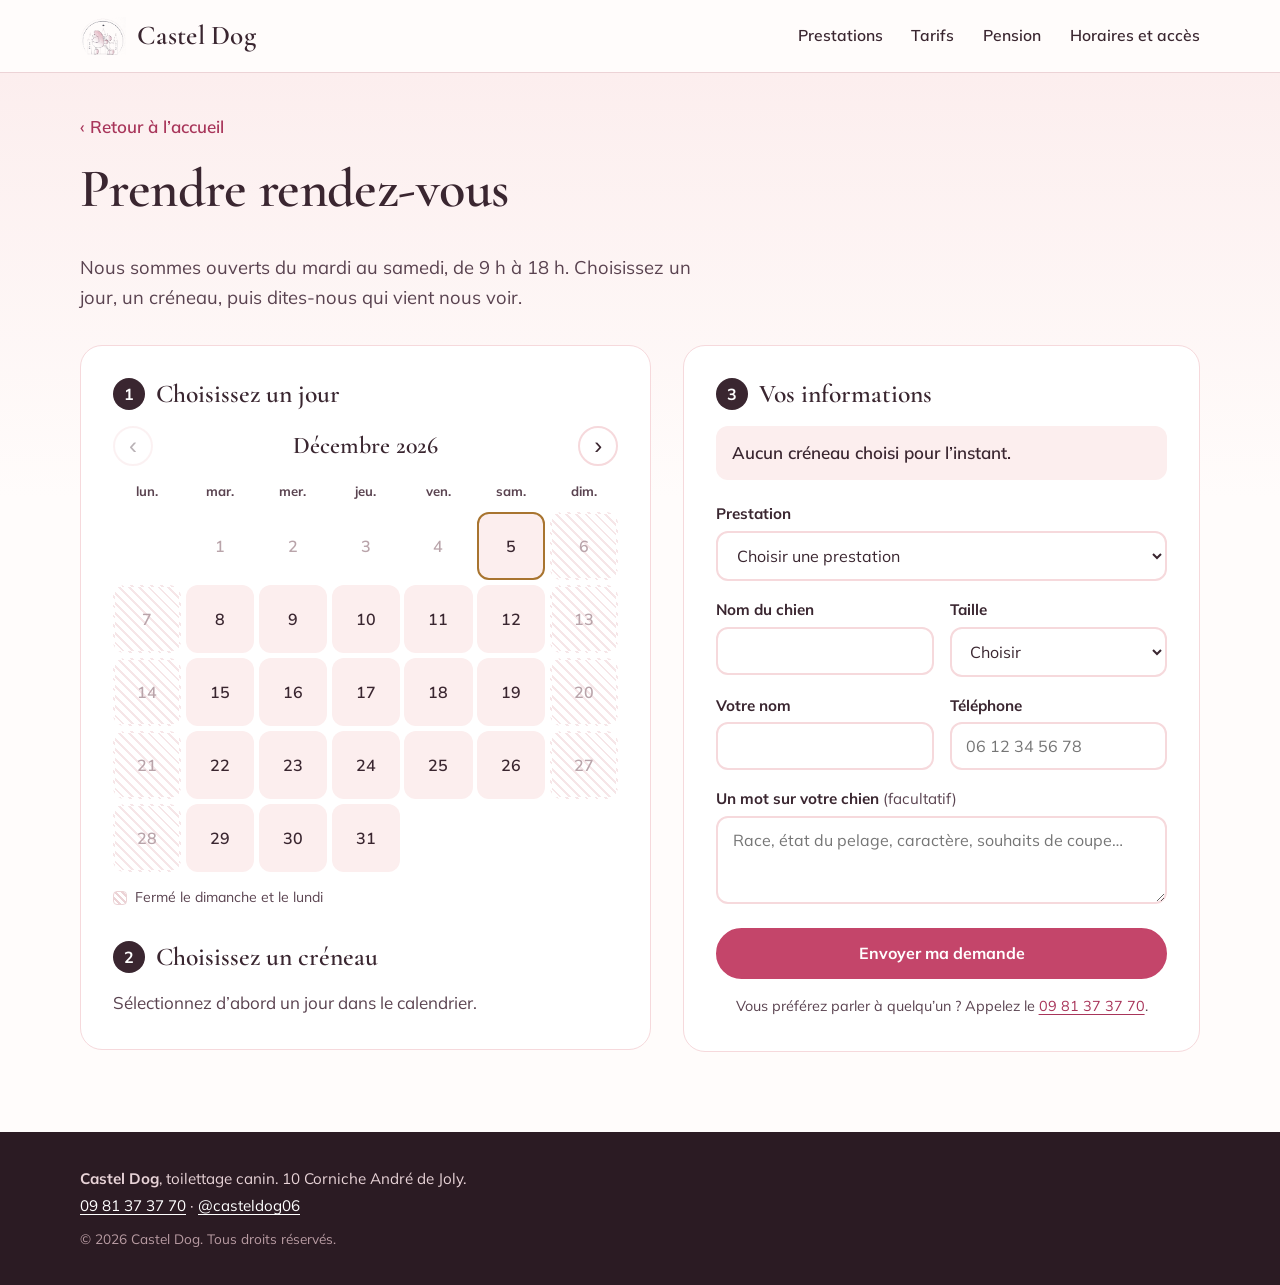
<file: rendez-vous.html>
<!DOCTYPE html>
<html lang="fr">
<head>
  <meta charset="UTF-8">
  <meta name="viewport" content="width=device-width, initial-scale=1">
  <title>Prendre rendez-vous – Castel Dog</title>
  <meta name="description" content="Réservez un créneau de toilettage ou de pension canine chez Castel Dog.">
  <link rel="preconnect" href="https://fonts.googleapis.com">
  <link rel="preconnect" href="https://fonts.gstatic.com" crossorigin>
  <link href="https://fonts.googleapis.com/css2?family=Cormorant+Garamond:ital,wght@0,500;0,600;1,500&family=Mulish:wght@400;600;700&family=Pinyon+Script&display=swap" rel="stylesheet">
  <link rel="icon" href="images/logo.png">
  <link rel="stylesheet" href="style.css">
  <script>document.documentElement.classList.add('js');</script>
</head>
<body class="page-rdv">

  <a class="skip" href="#contenu">Aller au contenu</a>

  <header class="site-header">
    <div class="wrap header-inner">
      <a class="brand" href="index.html" aria-label="Castel Dog, accueil">
        <img src="images/logo.png" alt="" width="46" height="40">
        <span class="brand-name">Castel Dog</span>
      </a>
      <button class="nav-toggle" aria-expanded="false" aria-controls="menu">Menu</button>
      <nav id="menu" class="nav" aria-label="Navigation principale">
        <a href="index.html#prestations">Prestations</a>
        <a href="index.html#tarifs">Tarifs</a>
        <a href="index.html#pension">Pension</a>
        <a href="index.html#infos">Horaires et accès</a>
      </nav>
    </div>
  </header>

  <main id="contenu" class="rdv">
    <div class="wrap">
      <a class="back" href="index.html">Retour à l’accueil</a>
      <h1>Prendre rendez-vous</h1>
      <p class="lead">Nous sommes ouverts du mardi au samedi, de 9 h à 18 h. Choisissez un jour, un créneau, puis dites-nous qui vient nous voir.</p>

      <div class="rdv-grid">

        <!-- Étape 1 : jour -->
        <section class="calendar-card" aria-labelledby="cal-title">
          <h2 class="step-title"><span class="step-n">1</span> Choisissez un jour</h2>
          <div class="cal-head">
            <button type="button" id="cal-prev" class="cal-nav" aria-label="Mois précédent">&lsaquo;</button>
            <h3 id="cal-title" aria-live="polite">Mois</h3>
            <button type="button" id="cal-next" class="cal-nav" aria-label="Mois suivant">&rsaquo;</button>
          </div>
          <div id="calendar" class="calendar" role="group" aria-labelledby="cal-title"></div>
          <p class="legend"><span class="dot dot-closed"></span> Fermé le dimanche et le lundi</p>

          <h2 class="step-title"><span class="step-n">2</span> Choisissez un créneau</h2>
          <div id="slots" class="slots" aria-live="polite">
            <p class="empty">Sélectionnez d’abord un jour dans le calendrier.</p>
          </div>
        </section>

        <!-- Étape 3 : coordonnées -->
        <section class="form-card" aria-labelledby="form-title">
          <h2 id="form-title" class="step-title"><span class="step-n">3</span> Vos informations</h2>

          <p id="summary" class="summary">Aucun créneau choisi pour l’instant.</p>

          <form id="rdv-form" novalidate>
            <div class="field">
              <label for="prestation">Prestation</label>
              <select id="prestation" name="prestation" required>
                <option value="">Choisir une prestation</option>
                <option value="toilettage">Toilettage complet</option>
                <option value="bain">Bain et séchage</option>
                <option value="epilation">Épilation</option>
                <option value="griffes">Coupe des griffes</option>
                <option value="oreilles">Nettoyage des oreilles</option>
                <option value="chiot">Toilettage pour chiots</option>
                <option value="pension">Pension canine (jour d’arrivée)</option>
              </select>
            </div>

            <div class="field-row">
              <div class="field">
                <label for="chien">Nom du chien</label>
                <input id="chien" name="chien" type="text" autocomplete="off" required>
              </div>
              <div class="field">
                <label for="taille">Taille</label>
                <select id="taille" name="taille" required>
                  <option value="">Choisir</option>
                  <option value="petit">Petit, jusqu’à 8 kg</option>
                  <option value="moyen">Moyen, 8 à 18 kg</option>
                  <option value="grand">Grand, 18 à 30 kg</option>
                </select>
              </div>
            </div>

            <div class="field-row">
              <div class="field">
                <label for="nom">Votre nom</label>
                <input id="nom" name="nom" type="text" autocomplete="name" required>
              </div>
              <div class="field">
                <label for="tel">Téléphone</label>
                <input id="tel" name="tel" type="tel" autocomplete="tel" inputmode="tel" placeholder="06 12 34 56 78" required>
              </div>
            </div>

            <div class="field">
              <label for="message">Un mot sur votre chien <span class="opt">(facultatif)</span></label>
              <textarea id="message" name="message" rows="3" placeholder="Race, état du pelage, caractère, souhaits de coupe…"></textarea>
            </div>

            <p id="form-error" class="form-error" role="alert" hidden></p>
            <button type="submit" class="btn btn-block">Envoyer ma demande</button>
            <p class="fine">Vous préférez parler à quelqu’un ? Appelez le <a href="tel:+33981373770">09 81 37 37 70</a>.</p>
          </form>

          <div id="confirmation" class="confirmation" hidden tabindex="-1">
            <img src="images/logo.png" alt="" width="90" height="77">
            <h3>Demande envoyée</h3>
            <p id="confirm-text"></p>
            <p class="fine">Nous vous confirmons le rendez-vous par téléphone.</p>
            <button type="button" id="new-rdv" class="btn btn-ghost">Faire une autre demande</button>
          </div>
        </section>
      </div>
    </div>
  </main>

  <footer class="site-footer">
    <div class="wrap footer-inner">
      <p><strong>Castel Dog</strong>, toilettage canin. 10 Corniche André de Joly.</p>
      <p><a href="tel:+33981373770">09 81 37 37 70</a> · <a href="https://www.instagram.com/casteldog06/" target="_blank" rel="noopener">@casteldog06</a></p>
      <p class="small">© <span id="year">2026</span> Castel Dog. Tous droits réservés.</p>
    </div>
  </footer>

  <script src="script.js"></script>
</body>
</html>
</file>
<file: style.css>
/* ==========================================================
   Castel Dog – feuille de style
   Palette tirée du logo et des affiches : rose poudré, or, prune
   ========================================================== */

:root {
  --paper:   #fffcfb;
  --blush:   #fceeee;
  --blush-2: #f6d9dc;
  --rose:    #e48b95;
  --berry:   #c4456a;   /* boutons, contraste suffisant avec du blanc */
  --berry-d: #a8355a;
  --gold:    #a8742f;
  --plum:    #3a2630;
  --plum-2:  #5a4350;
  --line:    #ecd3d6;

  --font-display: "Cormorant Garamond", Georgia, serif;
  --font-body:    "Mulish", system-ui, sans-serif;
  --font-script:  "Pinyon Script", "Brush Script MT", cursive;

  --wrap: 1120px;
  --radius-arch: 999px 999px 18px 18px;
}

*, *::before, *::after { box-sizing: border-box; }

html { scroll-behavior: smooth; scroll-padding-top: 84px; }

body {
  margin: 0;
  background: var(--paper);
  color: var(--plum);
  font-family: var(--font-body);
  font-size: 1.0625rem;
  line-height: 1.65;
  -webkit-font-smoothing: antialiased;
}

img { max-width: 100%; height: auto; display: block; }

a { color: var(--berry-d); text-underline-offset: 3px; }
a:hover { color: var(--plum); }

:focus-visible { outline: 3px solid var(--gold); outline-offset: 3px; border-radius: 4px; }

.wrap { width: min(100% - 2.5rem, var(--wrap)); margin-inline: auto; }

.skip {
  position: absolute; left: -999px; top: 0;
  background: var(--plum); color: #fff; padding: .6rem 1rem; z-index: 100;
}
.skip:focus { left: 1rem; top: 1rem; }

/* ---------- Typographie ---------- */
h1, h2, h3 { font-family: var(--font-display); font-weight: 600; line-height: 1.1; margin: 0 0 .6em; color: var(--plum); }
h1 { font-size: clamp(2.6rem, 5.6vw, 4.4rem); letter-spacing: -0.01em; }
h2 { font-size: clamp(2rem, 3.6vw, 2.9rem); }
h3 { font-size: 1.5rem; }
p  { margin: 0 0 1em; }
.lead { font-size: 1.15rem; color: var(--plum-2); max-width: 34em; }
.script { font-family: var(--font-script); color: var(--gold); font-size: 1.75rem; line-height: 1.2; margin-bottom: .4rem; }

/* ---------- Boutons ---------- */
.btn {
  display: inline-block;
  background: var(--berry); color: #fff;
  border: 2px solid var(--berry);
  padding: .85rem 1.7rem; border-radius: 999px;
  font: 700 1rem/1.2 var(--font-body);
  text-decoration: none; cursor: pointer;
  transition: background .2s, color .2s, transform .15s;
}
.btn:hover { background: var(--berry-d); border-color: var(--berry-d); color: #fff; }
.btn:active { transform: translateY(1px); }
.btn-small { padding: .55rem 1.2rem; font-size: .95rem; }
.btn-block { width: 100%; text-align: center; }
.btn-light { background: #fff; color: var(--plum); border-color: #fff; }
.btn-light:hover { background: var(--blush-2); border-color: var(--blush-2); color: var(--plum); }
.btn-ghost { background: transparent; color: var(--berry-d); }
.btn-ghost:hover { background: var(--blush); color: var(--berry-d); }
.link { font-weight: 700; margin-left: 1.2rem; color: var(--plum); }

/* ---------- En-tête ---------- */
.site-header {
  position: sticky; top: 0; z-index: 50;
  background: rgba(255, 252, 251, .94);
  backdrop-filter: blur(8px);
  border-bottom: 1px solid var(--line);
}
.header-inner { display: flex; align-items: center; justify-content: space-between; gap: 1rem; min-height: 72px; }
.brand { display: flex; align-items: center; gap: .7rem; text-decoration: none; color: var(--plum); }
.brand img { width: 46px; height: auto; }
.brand-name { font-family: var(--font-display); font-size: 1.7rem; font-weight: 600; letter-spacing: .01em; }

.nav { display: flex; align-items: center; gap: 1.8rem; }
.nav a:not(.btn) { color: var(--plum); text-decoration: none; font-weight: 600; font-size: .98rem; }
.nav a:not(.btn):hover { color: var(--berry); text-decoration: underline; text-underline-offset: 6px; }

.nav-toggle {
  display: none;
  background: none; border: 2px solid var(--line); border-radius: 999px;
  padding: .45rem 1rem; font: 700 .95rem var(--font-body); color: var(--plum); cursor: pointer;
}

/* ---------- Arches (écho de la coupole du logo) ---------- */
.arch { border-radius: var(--radius-arch); overflow: hidden; margin: 0; }
.arch-blush { background: var(--blush); border: 2px solid var(--blush-2); }
.arch-blush img { mix-blend-mode: multiply; width: 100%; height: 100%; object-fit: cover; }
.arch-photo { border: 2px solid var(--blush-2); }
.arch-photo img { width: 100%; aspect-ratio: 3 / 4; object-fit: cover; object-position: center 20%; }

/* ---------- Hero ---------- */
.hero { padding: clamp(2.5rem, 6vw, 5rem) 0 clamp(3rem, 6vw, 5.5rem); background: linear-gradient(180deg, var(--paper), var(--blush) 140%); }
.hero-grid { display: grid; grid-template-columns: 1.15fr .85fr; gap: clamp(2rem, 5vw, 4.5rem); align-items: center; }
.hero-actions { display: flex; align-items: center; flex-wrap: wrap; gap: .5rem; margin: 1.8rem 0 2.2rem; }

.offer {
  display: inline-flex; align-items: center; gap: 1rem;
  border: 1.5px dashed var(--gold); border-radius: 14px;
  padding: .8rem 1.3rem; background: #fff;
}
.offer strong { font-family: var(--font-display); font-size: 2.6rem; line-height: 1; color: var(--berry); }
.offer span { font-size: .98rem; line-height: 1.4; }
.offer small { color: var(--plum-2); }

.hero-art { position: relative; max-width: 420px; justify-self: center; width: 100%; }
.hero-art .arch { aspect-ratio: 3 / 4.2; }
.hero-art .arch img { object-fit: cover; padding: 8% 6% 4%; transform: scale(1.15); }
.stamp { position: absolute; width: 112px; right: -22px; bottom: -26px; background: var(--paper); border-radius: 50%; padding: 10px; border: 2px solid var(--blush-2); }

/* ---------- Sections ---------- */
.section { padding: clamp(3.5rem, 7vw, 6rem) 0; }
.section-blush { background: var(--blush); }
.section-plum  { background: var(--plum); color: #f7e8ea; }
.section-plum h2, .section-plum h3 { color: #fff; }
.section-plum a:not(.btn) { color: #fff; }
.section-plum a:not(.btn):hover { color: var(--blush-2); }

/* Prestations */
.services {
  list-style: none; margin: 1.5rem 0 3rem; padding: 0;
  display: grid; grid-template-columns: repeat(3, 1fr); gap: 0 2.5rem;
}
.services li {
  font-family: var(--font-display); font-size: 1.65rem; font-weight: 600;
  padding: 1rem 0; border-bottom: 1px solid var(--line);
  display: flex; align-items: center; gap: .8rem;
}
.services li::before { content: ""; width: 10px; height: 10px; border-radius: 50%; background: var(--rose); flex: none; }
.services a { color: inherit; text-decoration: none; }
.services a:hover { color: var(--berry); }

.promises {
  list-style: none; margin: 0; padding: 0;
  display: flex; flex-wrap: wrap; gap: .8rem 2.5rem; color: var(--plum-2);
}
.promises li { position: relative; padding-left: 1.4rem; }
.promises li::before { content: "♥"; position: absolute; left: 0; color: var(--rose); font-size: .9rem; top: .1rem; }
.promises strong { color: var(--plum); }

/* Tarifs */
.tarifs-grid { display: grid; grid-template-columns: .8fr 1.2fr; gap: clamp(2rem, 5vw, 4.5rem); align-items: start; }
.tarifs-intro p { color: var(--plum-2); }
.tarifs-intro .arch { max-width: 300px; margin-top: 2rem; }
.caption { font-family: var(--font-display); font-style: italic; font-size: 1.15rem; margin-top: .8rem; max-width: 300px; }

.tabs { display: flex; gap: .5rem; flex-wrap: wrap; margin-bottom: 1.5rem; }
.tabs button {
  flex: 1 1 140px;
  background: #fff; border: 2px solid var(--blush-2); border-radius: 14px;
  padding: .7rem 1rem; text-align: left; cursor: pointer;
  font: 700 1rem/1.25 var(--font-body); color: var(--plum);
  transition: background .2s, border-color .2s;
}
.tabs button span { display: block; font-weight: 400; font-size: .88rem; color: var(--plum-2); }
.tabs button:hover { border-color: var(--rose); }
.tabs button[aria-selected="true"] { background: var(--plum); border-color: var(--plum); color: #fff; }
.tabs button[aria-selected="true"] span { color: var(--blush-2); }

.price-panel { background: #fff; border-radius: 18px; padding: 1.6rem 1.8rem 1.2rem; border: 1px solid var(--blush-2); }
.js .price-panel[hidden] { display: none; }
.price-panel h3 { margin-bottom: .8rem; }
.prices { margin: 0; }
.prices div { display: flex; align-items: baseline; gap: .6rem; padding: .6rem 0; }
.prices dt { white-space: nowrap; }
.prices div::after { content: ""; order: 1; flex: 1; border-bottom: 2px dotted var(--line); transform: translateY(-4px); }
.prices dd { order: 2; margin: 0; font-weight: 700; color: var(--berry-d); font-variant-numeric: tabular-nums; }

.other-service {
  display: flex; justify-content: space-between; gap: 1rem;
  margin: 1.2rem 0 .5rem; padding: .9rem 1.3rem;
  border: 1.5px dashed var(--gold); border-radius: 14px; background: #fff;
}
.other-service strong { color: var(--berry-d); }
.note { font-size: .92rem; color: var(--plum-2); margin: .8rem 0 1.5rem; }

/* Pension */
.pension-grid { display: grid; grid-template-columns: .85fr 1.15fr; gap: clamp(2rem, 5vw, 4.5rem); align-items: center; }
.pension-art .arch { max-width: 400px; aspect-ratio: 1 / 1.15; margin-inline: auto; }
.pension-art .arch img { object-fit: contain; padding: 14% 6%; }
.price-big { font-size: 1.2rem; color: var(--plum-2); }
.price-big strong { font-family: var(--font-display); font-size: 3.4rem; line-height: 1; color: var(--gold); margin-right: .3rem; }
.features { list-style: none; margin: 1.2rem 0; padding: 0; }
.features li { padding: .8rem 0 .8rem 1.6rem; border-bottom: 1px solid var(--line); position: relative; color: var(--plum-2); }
.features li::before { content: ""; position: absolute; left: 0; top: 1.4rem; width: 9px; height: 9px; border-radius: 50%; background: var(--rose); }
.features strong { display: block; color: var(--plum); }
.tagline { font-family: var(--font-display); font-style: italic; font-size: 1.35rem; color: var(--gold); margin: 1.2rem 0 1.5rem; }

/* Infos */
.infos-grid { display: grid; grid-template-columns: 1.1fr .9fr; gap: clamp(2rem, 5vw, 4.5rem); align-items: center; }
.infos { margin: 0; }
.infos div { padding: 1rem 0; border-bottom: 1px solid rgba(255,255,255,.18); }
.infos dt { font-size: .9rem; color: var(--blush-2); margin-bottom: .15rem; }
.infos dd { margin: 0; font-size: 1.15rem; }
.cta-card { background: rgba(255,255,255,.07); border: 1px solid rgba(255,255,255,.2); border-radius: var(--radius-arch); padding: 3rem 2rem 2.5rem; text-align: center; }
.cta-card img { margin: 0 auto 1rem; filter: brightness(0) invert(1); opacity: .9; }
.cta-card p { color: #f1d9dd; }

/* Pied de page */
.site-footer { background: #2b1b23; color: #e8d3d7; padding: 2rem 0; font-size: .95rem; }
.site-footer p { margin: .15rem 0; }
.site-footer a { color: #fff; }
.site-footer .small { color: #b99ca3; font-size: .85rem; margin-top: .6rem; }

/* ==========================================================
   Page rendez-vous
   ========================================================== */
.rdv { padding: 2.5rem 0 5rem; background: linear-gradient(180deg, var(--blush), var(--paper) 40%); }
.back { display: inline-block; margin-bottom: 1.2rem; font-weight: 600; text-decoration: none; }
.back::before { content: "‹ "; }
.rdv h1 { font-size: clamp(2.3rem, 4.5vw, 3.4rem); }
.rdv-grid { display: grid; grid-template-columns: 1.05fr .95fr; gap: 2rem; margin-top: 2rem; align-items: start; }

.calendar-card, .form-card { background: #fff; border: 1px solid var(--blush-2); border-radius: 22px; padding: clamp(1.3rem, 3vw, 2rem); }
.step-title { font-family: var(--font-display); font-size: 1.6rem; display: flex; align-items: center; gap: .7rem; margin: 0 0 1rem; }
.step-n { display: inline-grid; place-items: center; width: 2rem; height: 2rem; border-radius: 50%; background: var(--plum); color: #fff; font: 700 1rem var(--font-body); }
.calendar-card .step-title:nth-of-type(2) { margin-top: 2rem; }

.cal-head { display: flex; align-items: center; justify-content: space-between; margin-bottom: .6rem; }
.cal-head h3 { margin: 0; font-size: 1.5rem; text-transform: capitalize; }
.cal-nav {
  width: 2.5rem; height: 2.5rem; border-radius: 50%;
  border: 2px solid var(--blush-2); background: #fff; color: var(--plum);
  font-size: 1.5rem; line-height: 1; cursor: pointer;
}
.cal-nav:hover:not(:disabled) { background: var(--blush); border-color: var(--rose); }
.cal-nav:disabled { opacity: .35; cursor: not-allowed; }

.calendar { display: grid; grid-template-columns: repeat(7, 1fr); gap: .3rem; }
.cal-dow { text-align: center; font-size: .82rem; font-weight: 700; color: var(--plum-2); padding: .3rem 0; }
.cal-day {
  aspect-ratio: 1; border-radius: 12px; border: 2px solid transparent;
  background: var(--blush); color: var(--plum);
  font: 600 1rem var(--font-body); cursor: pointer;
  transition: background .15s, border-color .15s;
}
.cal-day:hover:not(:disabled) { border-color: var(--rose); }
.cal-day:disabled { background: transparent; color: #b9a4aa; cursor: not-allowed; }
.cal-day.is-closed:disabled { background: repeating-linear-gradient(45deg, transparent 0 5px, #f6e6e8 5px 7px); }
.cal-day.is-today { border-color: var(--gold); }
.cal-day[aria-pressed="true"] { background: var(--berry); color: #fff; border-color: var(--berry); }
.cal-empty { visibility: hidden; }

.legend { font-size: .88rem; color: var(--plum-2); margin: .9rem 0 0; display: flex; align-items: center; gap: .5rem; }
.dot { width: 14px; height: 14px; border-radius: 4px; display: inline-block; }
.dot-closed { background: repeating-linear-gradient(45deg, #fff 0 3px, #ecd3d6 3px 5px); border: 1px solid var(--line); }

.slots { display: grid; grid-template-columns: repeat(auto-fill, minmax(92px, 1fr)); gap: .5rem; }
.slots .empty { grid-column: 1 / -1; color: var(--plum-2); margin: 0; }
.slot {
  padding: .65rem .4rem; border-radius: 999px;
  border: 2px solid var(--blush-2); background: #fff; color: var(--plum);
  font: 700 .98rem var(--font-body); cursor: pointer; font-variant-numeric: tabular-nums;
}
.slot:hover:not(:disabled) { border-color: var(--rose); background: var(--blush); }
.slot:disabled { color: #b9a4aa; text-decoration: line-through; cursor: not-allowed; background: #faf5f5; }
.slot[aria-pressed="true"],
.slot[aria-pressed="true"]:hover:not(:disabled) { background: var(--berry); border-color: var(--berry); color: #fff; }

.summary { background: var(--blush); border-radius: 12px; padding: .8rem 1rem; margin-bottom: 1.3rem; font-weight: 600; }
.summary.is-set { background: var(--plum); color: #fff; }

.field { margin-bottom: 1rem; flex: 1; min-width: 0; }
.field-row { display: flex; gap: 1rem; }
label { display: block; font-weight: 700; font-size: .95rem; margin-bottom: .3rem; }
.opt { font-weight: 400; color: var(--plum-2); }
input, select, textarea {
  width: 100%; padding: .75rem .9rem;
  border: 2px solid var(--blush-2); border-radius: 12px; background: #fff;
  font: 400 1rem var(--font-body); color: var(--plum);
}
input:focus, select:focus, textarea:focus { outline: none; border-color: var(--berry); box-shadow: 0 0 0 3px rgba(196, 69, 106, .18); }
.field.has-error input, .field.has-error select { border-color: #b3261e; }
.form-error { color: #b3261e; font-weight: 600; margin: 0 0 1rem; }
.fine { font-size: .9rem; color: var(--plum-2); text-align: center; margin: 1rem 0 0; }

.confirmation { text-align: center; padding: 1.5rem .5rem; }
.confirmation img { margin: 0 auto 1rem; }
.confirmation[hidden], .form-error[hidden], #rdv-form[hidden] { display: none; }
.confirmation:focus { outline: none; }

/* ==========================================================
   Responsive
   ========================================================== */
@media (max-width: 900px) {
  .hero-grid, .tarifs-grid, .pension-grid, .infos-grid, .rdv-grid { grid-template-columns: 1fr; }
  .hero-art { order: -1; max-width: 300px; }
  .stamp { width: 88px; right: -10px; bottom: -18px; }
  .services { grid-template-columns: repeat(2, 1fr); }
  .tarifs-intro .arch { display: none; }
  .tarifs-intro .caption { display: none; }
  .pension-art .arch { max-width: 300px; }
}

@media (max-width: 760px) {
  .nav-toggle { display: inline-block; }
  .nav {
    position: absolute; left: 0; right: 0; top: 100%;
    flex-direction: column; align-items: stretch; gap: 0;
    background: var(--paper); border-bottom: 1px solid var(--line);
    padding: .5rem 1.25rem 1.2rem; display: none;
  }
  .nav.is-open { display: flex; }
  .nav a:not(.btn) { padding: .8rem 0; border-bottom: 1px solid var(--line); }
  .nav .btn { margin-top: 1rem; text-align: center; }
}

@media (max-width: 520px) {
  .services { grid-template-columns: 1fr; }
  .field-row { flex-direction: column; gap: 0; }
  .link { margin-left: 0; }
  .brand-name { font-size: 1.45rem; }
  .prices dt { white-space: normal; }
}

@media (prefers-reduced-motion: reduce) {
  html { scroll-behavior: auto; }
  * { transition: none !important; }
}
</file>
